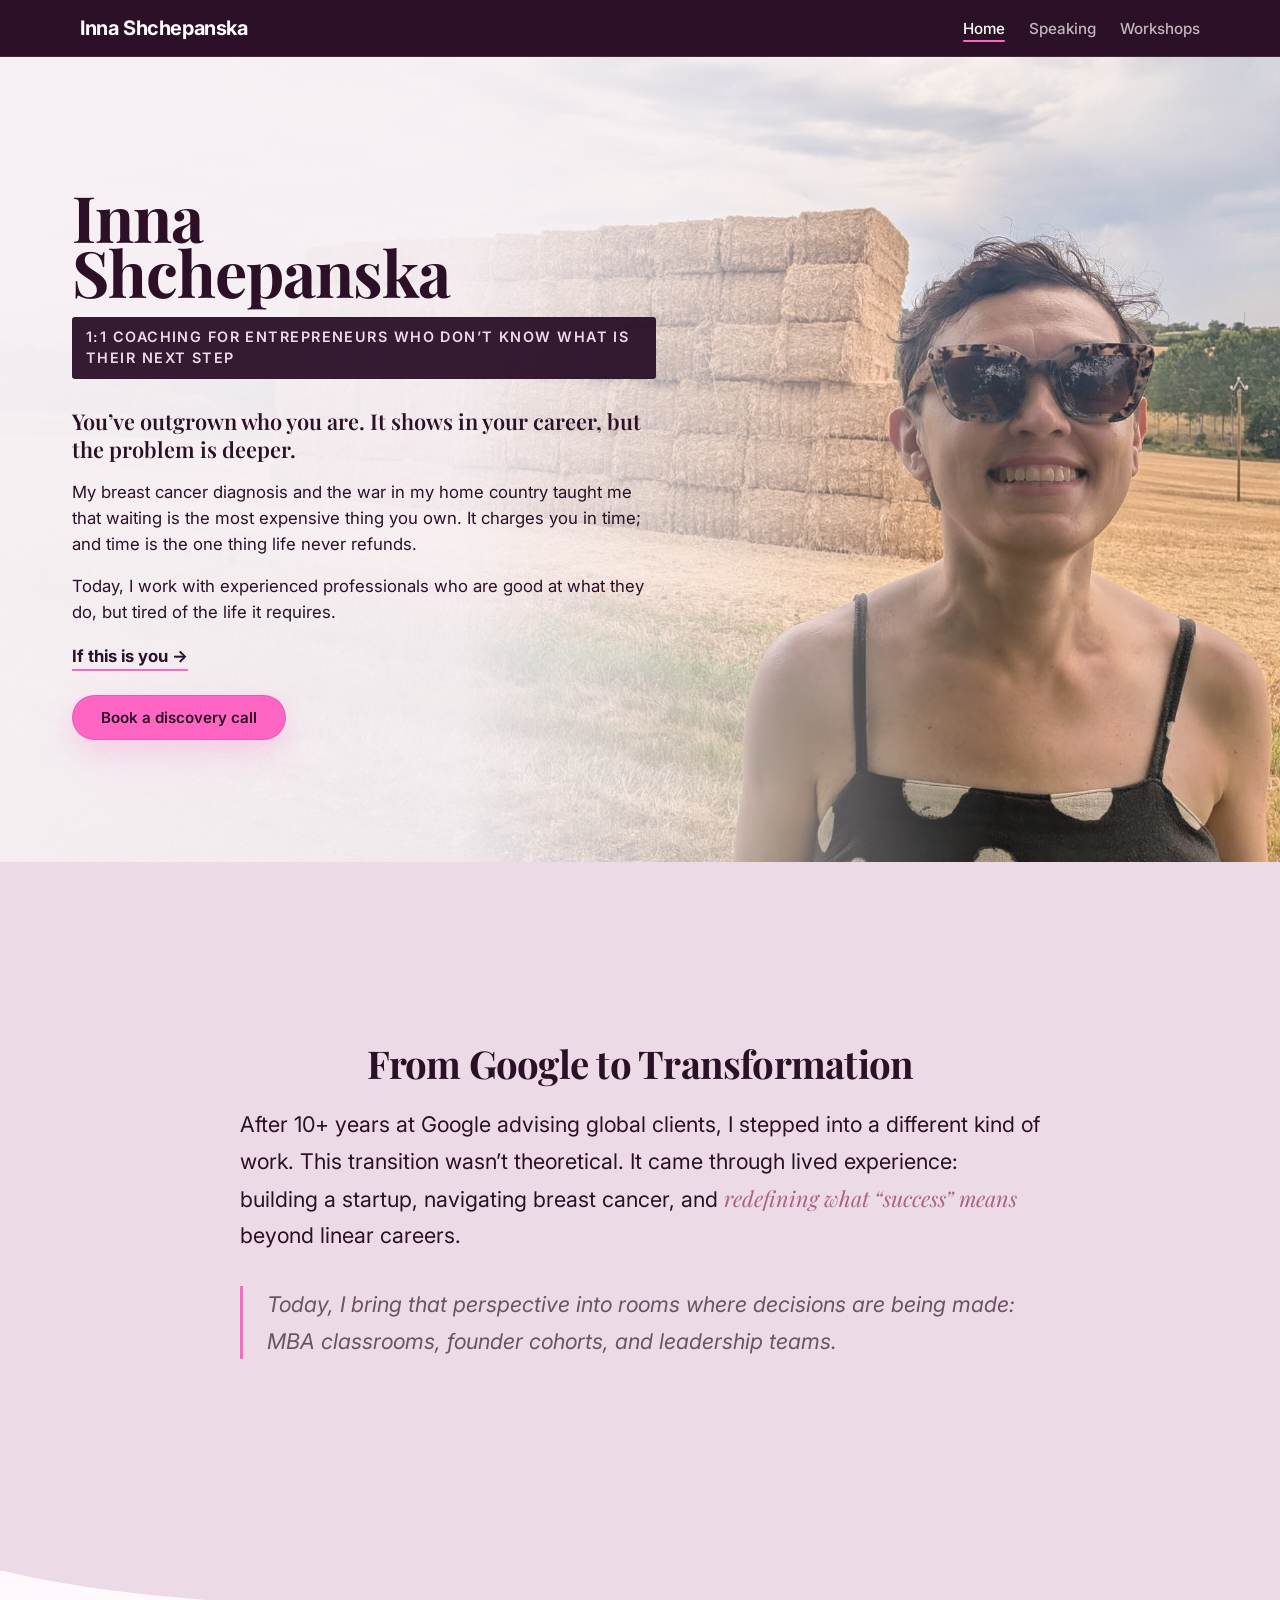
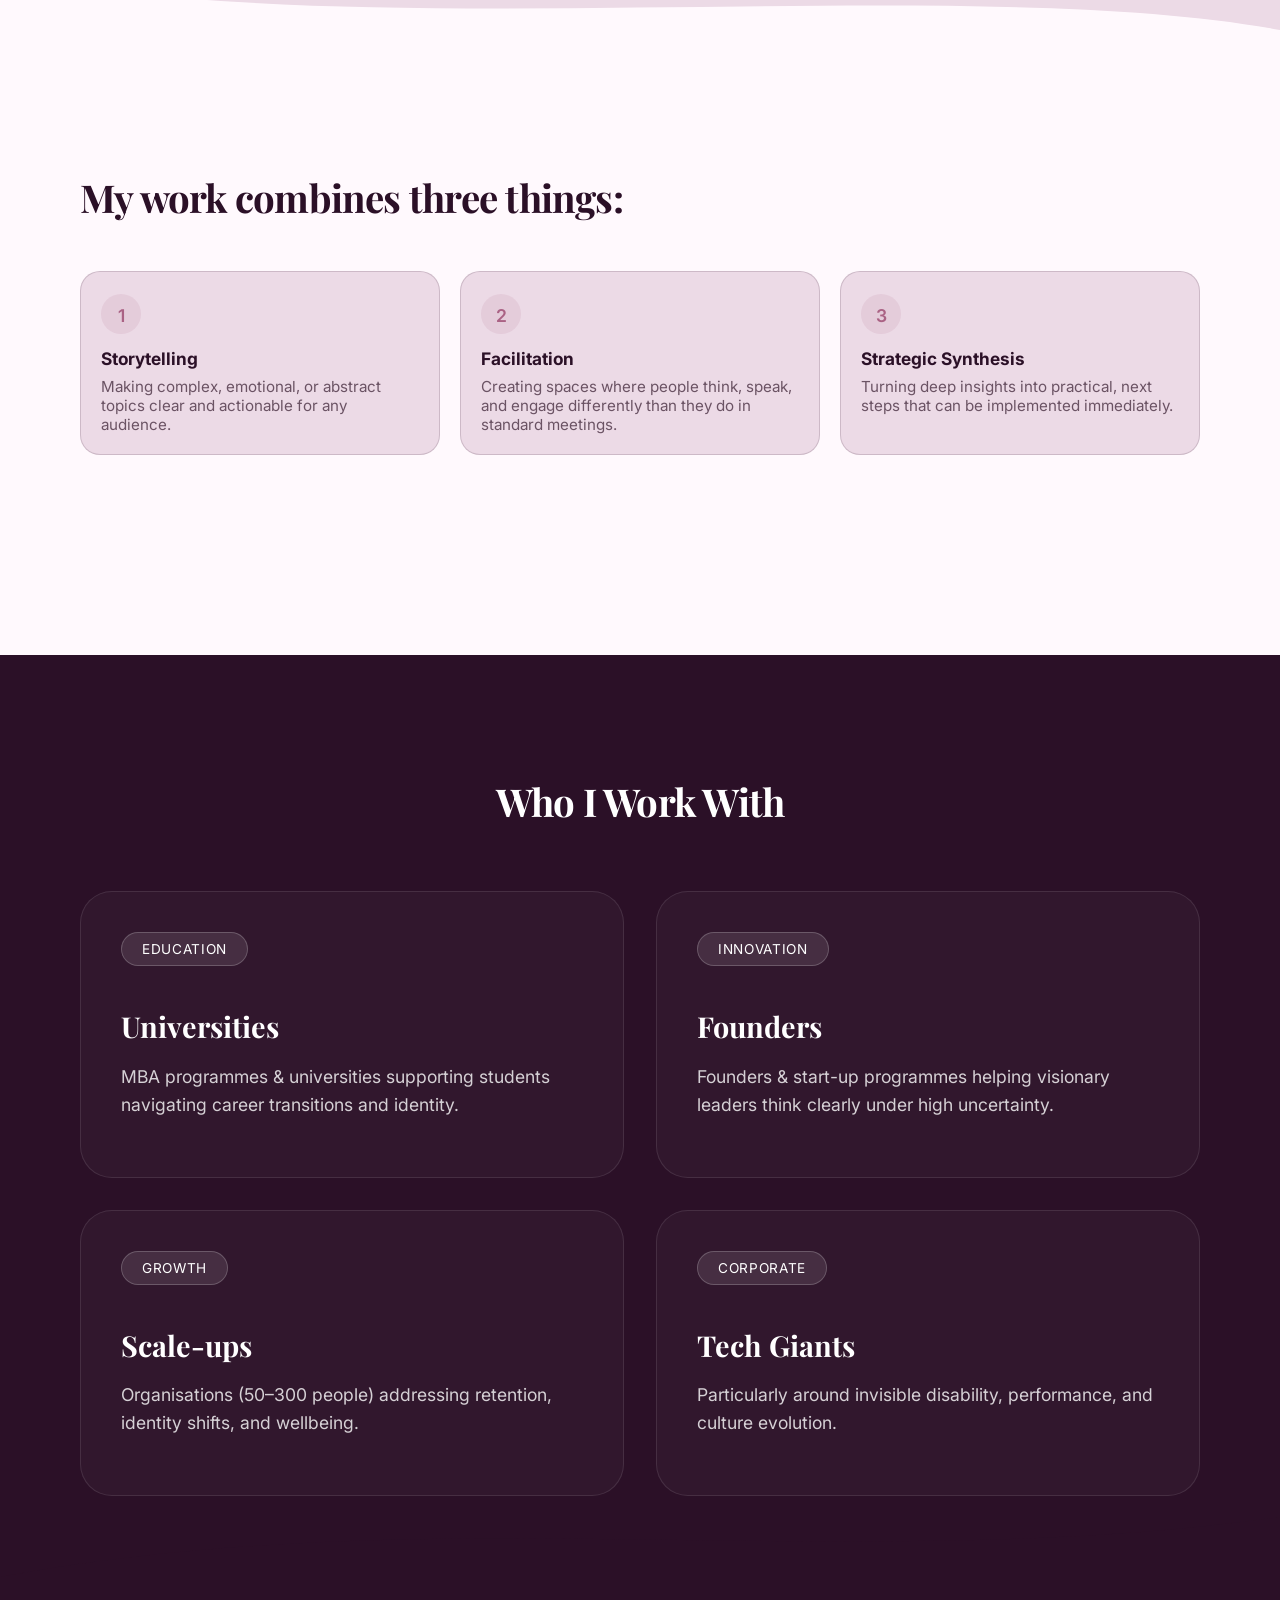
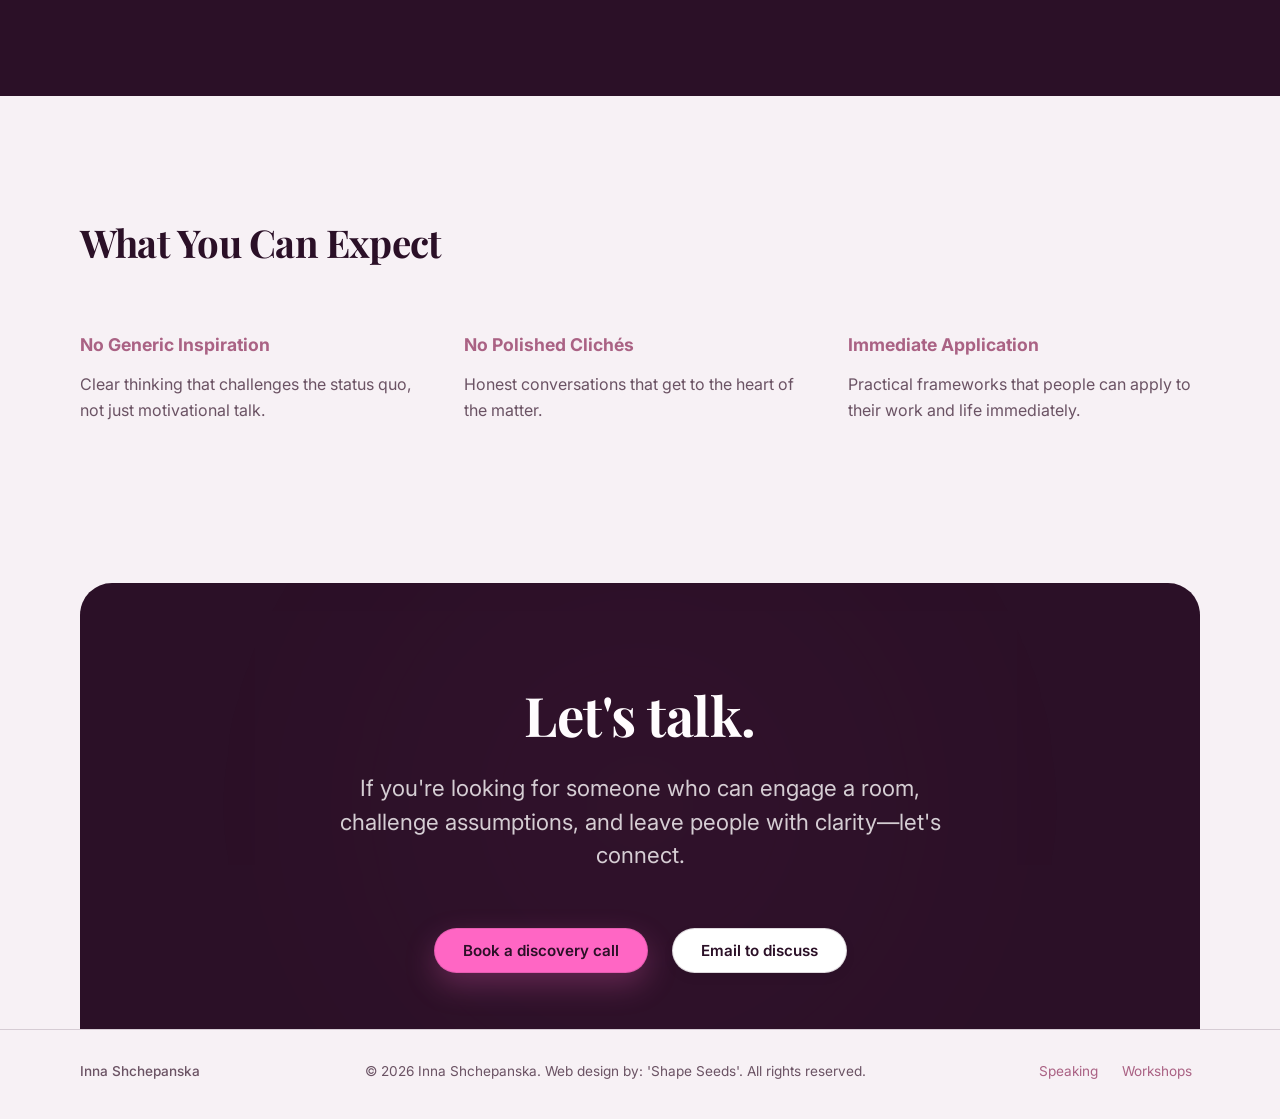
<file: index.html>
<!DOCTYPE html>
<html lang="en">
  <head>
    <meta charset="UTF-8" />
    <meta name="viewport" content="width=device-width, initial-scale=1" />
    <meta name="theme-color" content="#2B1027" />
    <title>1:1 Coaching for Entrepreneurs | Inna Shchepanska</title>
    <meta name="description" content="1:1 coaching for entrepreneurs who don’t know what is their next step. For experienced professionals who are good at what they do, but tired of the life it requires.">
    <link rel="canonical" href="https://innashchepanska.com/">

    <!-- Open Graph -->
    <meta property="og:title" content="1:1 Coaching for Entrepreneurs | Inna Shchepanska">
    <meta property="og:description" content="For experienced professionals who are good at what they do, but tired of the life it requires.">
    <meta property="og:image" content="https://innashchepanska.com/assets/photos/optimized/field-1800.jpg">
    <meta property="og:url" content="https://innashchepanska.com/">
    <meta property="og:type" content="website">

    <!-- Twitter Card -->
    <meta name="twitter:card" content="summary_large_image">
    <meta name="twitter:title" content="1:1 Coaching for Entrepreneurs | Inna Shchepanska">
    <meta name="twitter:description" content="For experienced professionals who are good at what they do, but tired of the life it requires.">
    <meta name="twitter:image" content="https://innashchepanska.com/assets/photos/optimized/field-1800.jpg">

    <!-- Favicon -->
    <link rel="icon" href="assets/favicon.svg" type="image/svg+xml">
    <link rel="apple-touch-icon" href="assets/photos/optimized/close-up-400.jpg">

    <!-- Structured Data -->
    <script type="application/ld+json">
    {
      "@context": "https://schema.org",
      "@type": "Person",
      "name": "Inna Shchepanska",
      "jobTitle": "1:1 Coach for Entrepreneurs",
      "description": "Works with experienced professionals and entrepreneurs who are good at what they do, but tired of the life it requires.",
      "url": "https://innashchepanska.com",
      "knowsAbout": ["entrepreneurship", "identity", "transformation", "coaching", "career transitions", "decision-making"]
    }
    </script>

    <link rel="preconnect" href="https://fonts.googleapis.com">
    <link rel="preconnect" href="https://fonts.gstatic.com" crossorigin>
    <link href="https://fonts.googleapis.com/css2?family=Inter:wght@400;500;600&family=Playfair+Display:ital,wght@0,400;0,600;0,700;1,400&display=swap" rel="stylesheet">
    <link rel="stylesheet" href="assets/styles.css" />
  </head>
  <body>
    <a href="#main-content" class="sh-skip-link">Skip to content</a>
    <header class="sh-header">
      <div class="sh-container sh-nav">
        <a href="index.html" class="sh-nav-logo">Inna Shchepanska</a>
        <button class="sh-nav-toggle" aria-label="Toggle menu" aria-expanded="false">
          <span></span>
          <span></span>
          <span></span>
        </button>
        <ul class="sh-nav-links" id="sh-nav-list">
          <li><a href="index.html" class="active">Home</a></li>
          <li><a href="speaking.html">Speaking</a></li>
          <li><a href="workshops.html">Workshops</a></li>
        </ul>
      </div>
    </header>

    <main id="main-content">
      <!-- Hero Section -->
      <section id="hero" class="sh-section sh-hero-new sh-reveal">
        <div class="sh-container sh-hero-new-grid">
          <div class="sh-hero-new-media">
            <img
              src="assets/photos/optimized/field-1200.jpg"
              srcset="assets/photos/optimized/field-800.jpg 800w, assets/photos/optimized/field-1200.jpg 1200w, assets/photos/optimized/field-1800.jpg 1800w"
              sizes="100vw"
              alt="Inna Shchepanska smiling in a field beside stacked hay bales"
              class="sh-hero-blend-img"
              loading="eager"
              fetchpriority="high"
              width="1800"
              height="1350"
            />
          </div>
          <div class="sh-hero-new-copy">
            <h1>Inna <br> Shchepanska</h1>
            <p class="sh-hero-tagline sh-reveal sh-delay-1">1:1 COACHING FOR ENTREPRENEURS WHO DON’T KNOW WHAT IS THEIR NEXT STEP</p>
            <div class="sh-hero-subtitle sh-hero-story">
              <p class="sh-hero-lead">You’ve outgrown who you are. It shows in your career, but the problem is deeper.</p>
              <p>My breast cancer diagnosis and the war in my home country taught me that waiting is the most expensive thing you own. It charges you in time; and time is the one thing life never refunds.</p>
              <p>Today, I work with experienced professionals who are good at what they do, but tired of the life it requires.</p>
              <a href="#the-shift" class="sh-hero-next">If this is you →</a>
            </div>
            <div class="sh-hero-ctas">
              <a href="https://calendar.app.google/Hk8XQGfrjYWCu3TEA" target="_blank" rel="noopener" class="sh-btn sh-btn-primary">Book a discovery call</a>
            </div>
          </div>
        </div>
        <div class="sh-hero-divider">
          <svg viewBox="0 0 1440 80" preserveAspectRatio="none" xmlns="http://www.w3.org/2000/svg">
            <path d="M0,0 C480,80 960,80 1440,0 L1440,80 L0,80 Z" fill="var(--sh-bg)"></path>
          </svg>
        </div>
      </section>

      <!-- The Shift Section -->
      <section id="the-shift" class="sh-section sh-section-soft sh-reveal">
        <div class="sh-container sh-impact-section">
          <div class="sh-section-header sh-text-center">
            <h2 class="sh-heading-lg">From Google to Transformation</h2>
          </div>
          <div class="sh-impact-content">
            <p>
              After 10+ years at Google advising global clients, I stepped into a different kind of work. This transition wasn’t theoretical. It came through lived experience: building a startup, navigating breast cancer, and <span class="sh-highlight">redefining what “success” means</span> beyond linear careers.
            </p>
            <p class="sh-impact-sub">
              Today, I bring that perspective into rooms where decisions are being made: MBA classrooms, founder cohorts, and leadership teams.
            </p>
          </div>
        </div>
      </section>

      <!-- The Approach Section -->
      <section id="approach" class="sh-section sh-section-light sh-reveal" style="position: relative;">
        <div class="sh-divider-wave">
          <svg viewBox="0 0 1440 80" preserveAspectRatio="none" xmlns="http://www.w3.org/2000/svg">
            <path d="M0,0 C360,80 1080,0 1440,60 L1440,0 L0,0 Z" fill="var(--sh-surface-soft)"/>
          </svg>
        </div>
        <div class="sh-container">
          <div class="sh-section-header">
            <h2>My work combines three things:</h2>
          </div>
          <div class="sh-columns-3">
            <article class="sh-card">
              <div class="sh-card-icon"><span>1</span></div>
              <h3>Storytelling</h3>
              <p>Making complex, emotional, or abstract topics clear and actionable for any audience.</p>
            </article>
            <article class="sh-card">
              <div class="sh-card-icon"><span>2</span></div>
              <h3>Facilitation</h3>
              <p>Creating spaces where people think, speak, and engage differently than they do in standard meetings.</p>
            </article>
            <article class="sh-card">
              <div class="sh-card-icon"><span>3</span></div>
              <h3>Strategic Synthesis</h3>
              <p>Turning deep insights into practical, next steps that can be implemented immediately.</p>
            </article>
          </div>
        </div>
      </section>

      <!-- Who I Work With Section -->
      <section id="clients" class="sh-section sh-section-dark sh-clip-diagonal sh-reveal">
        <div class="sh-bg-ambient">
          <div class="sh-bg-blob" style="top: -10%; left: -10%; opacity: 0.1;"></div>
        </div>
        <div class="sh-container">
          <div class="sh-section-header">
            <h2 class="sh-text-center">Who I Work With</h2>
          </div>

          <div class="sh-grid-2x2">
            <div class="sh-client-card">
              <span class="sh-client-tag">Education</span>
              <h3>Universities</h3>
              <p>MBA programmes & universities supporting students navigating career transitions and identity.</p>
            </div>

            <div class="sh-client-card">
              <span class="sh-client-tag">Innovation</span>
              <h3>Founders</h3>
              <p>Founders & start-up programmes helping visionary leaders think clearly under high uncertainty.</p>
            </div>

            <div class="sh-client-card">
              <span class="sh-client-tag">Growth</span>
              <h3>Scale-ups</h3>
              <p>Organisations (50–300 people) addressing retention, identity shifts, and wellbeing.</p>
            </div>

            <div class="sh-client-card">
              <span class="sh-client-tag">Corporate</span>
              <h3>Tech Giants</h3>
              <p>Particularly around invisible disability, performance, and culture evolution.</p>
            </div>
          </div>
        </div>
        <div class="sh-divider-wave-bottom">
          <svg viewBox="0 0 1440 80" preserveAspectRatio="none" xmlns="http://www.w3.org/2000/svg">
            <path d="M0,80 C480,0 960,80 1440,20 L1440,80 L0,80 Z" fill="var(--sh-evergreen)"/>
          </svg>
        </div>
      </section>

      <!-- Expectations Section -->
      <section id="expect" class="sh-section sh-section-gradient sh-reveal">
        <div class="sh-container sh-section-header">
          <h2>What You Can Expect</h2>
          <div class="sh-expect-grid">
            <div>
              <h3 class="sh-expect-heading">No Generic Inspiration</h3>
              <p>Clear thinking that challenges the status quo, not just motivational talk.</p>
            </div>
            <div>
              <h3 class="sh-expect-heading">No Polished Clichés</h3>
              <p>Honest conversations that get to the heart of the matter.</p>
            </div>
            <div>
              <h3 class="sh-expect-heading">Immediate Application</h3>
              <p>Practical frameworks that people can apply to their work and life immediately.</p>
            </div>
          </div>
        </div>
      </section>

      <!-- Impact CTA Section -->
      <section id="contact" class="sh-section-cta sh-cta-float sh-reveal">
        <div class="sh-container sh-cta-inner">
          <div class="sh-cta-glow"></div>
          <h2 class="sh-cta-title">Let's talk.</h2>
          <p class="sh-cta-subtitle">If you're looking for someone who can engage a room, challenge assumptions, and leave people with clarity—let's connect.</p>
          <div class="sh-cta-btns">
            <a href="https://calendar.app.google/Hk8XQGfrjYWCu3TEA" target="_blank" rel="noopener" class="sh-btn sh-btn-primary">Book a discovery call</a>
            <a href="mailto:thewallinna@gmail.com" class="sh-btn sh-btn-secondary">Email to discuss</a>
          </div>
        </div>
      </section>
    </main>

    <footer class="sh-footer">
      <div class="sh-container sh-footer-inner">
        <p class="sh-footer-brand">Inna Shchepanska</p>
        <p class="sh-footer-meta">&copy; <span id="sh-year">2026</span> Inna Shchepanska. Web design by: 'Shape Seeds'. All rights reserved.</p>
        <nav aria-label="Footer navigation">
          <ul class="sh-footer-links">
            <li><a href="speaking.html">Speaking</a></li>
            <li><a href="workshops.html">Workshops</a></li>
          </ul>
        </nav>
      </div>
    </footer>

    <script src="assets/main.js"></script>
  </body>
</html>
</file>
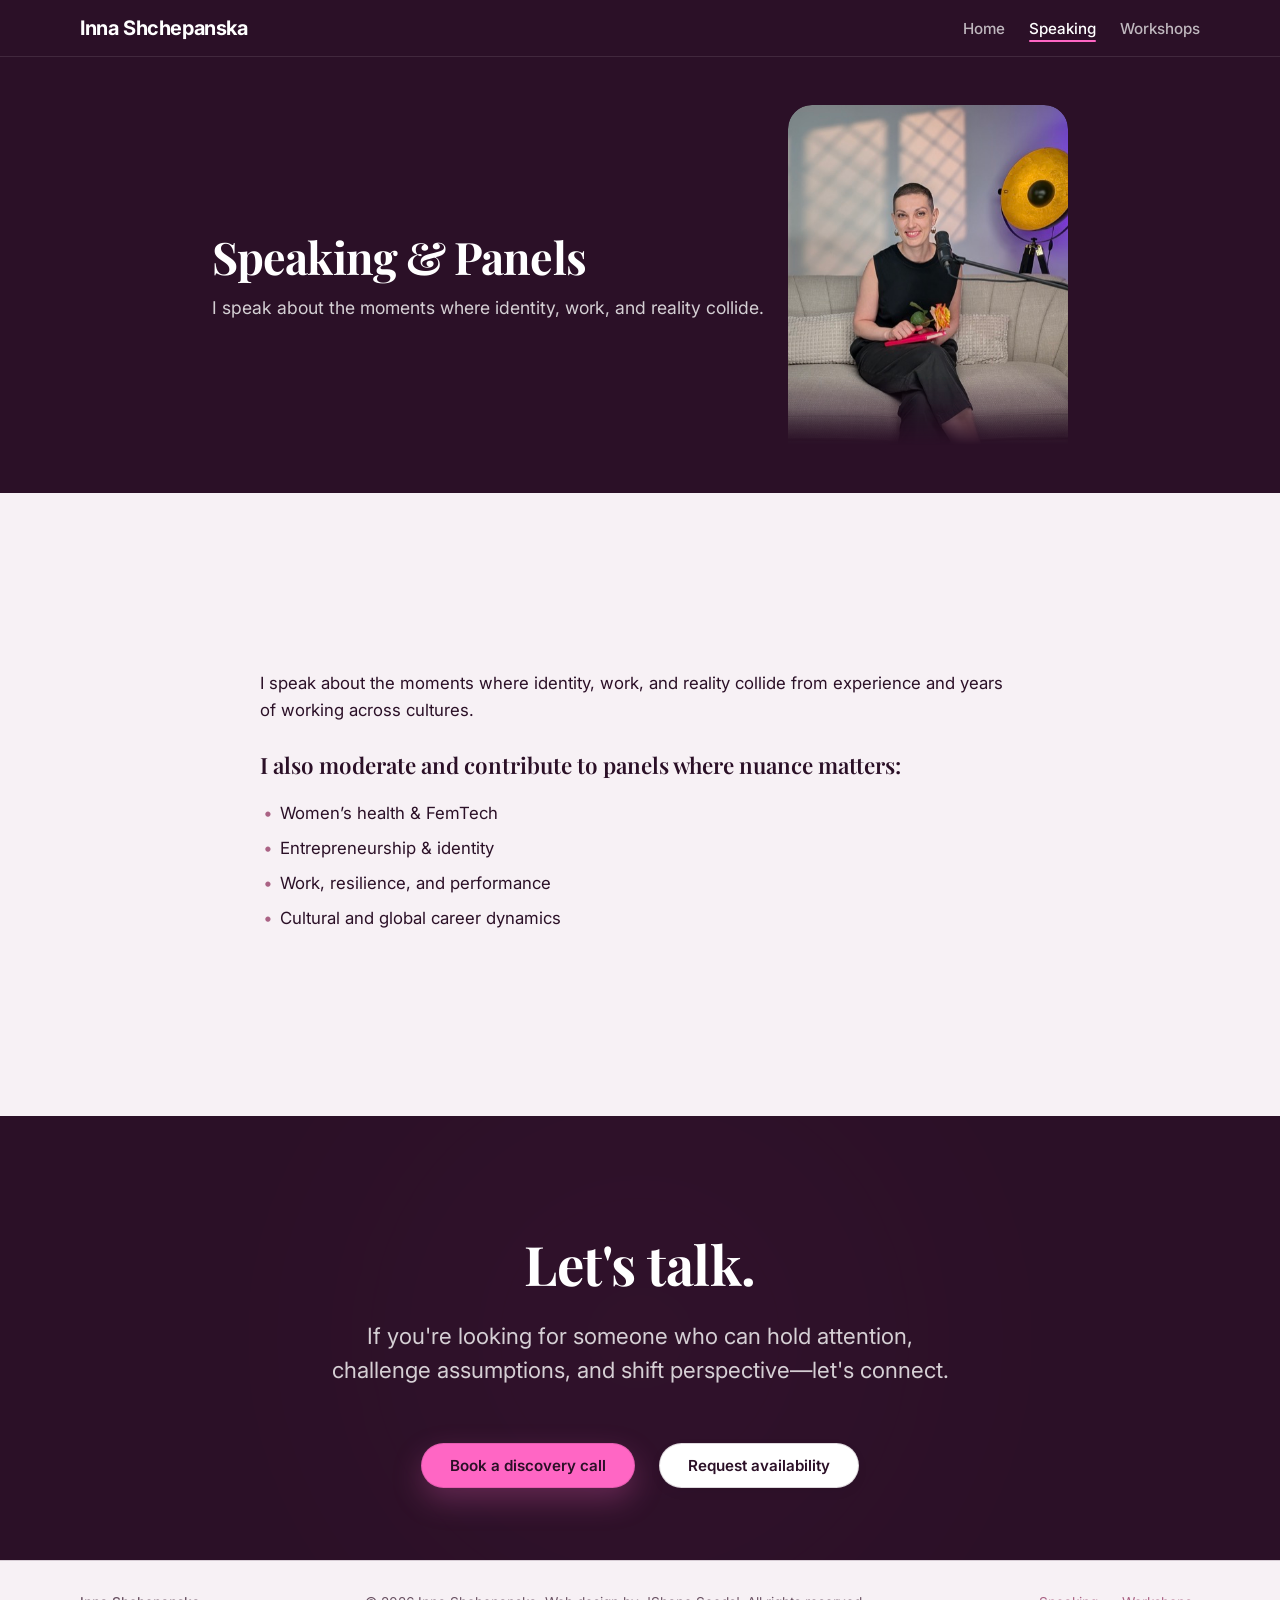
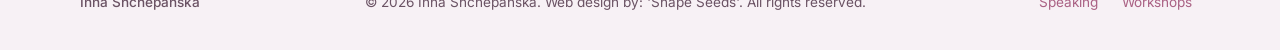
<file: speaking.html>
<!DOCTYPE html>
<html lang="en">
  <head>
    <meta charset="UTF-8" />
    <meta name="viewport" content="width=device-width, initial-scale=1" />
    <meta name="theme-color" content="#2B1027" />
    <title>Speaking & Panels - Inna Shchepanska</title>
    <meta name="description" content="Inna Shchepanska speaks about the moments where identity, work, and reality collide — from experience and years of working across cultures.">
    <link rel="canonical" href="https://innashchepanska.com/speaking.html">

    <!-- Open Graph -->
    <meta property="og:title" content="Speaking & Panels — Inna Shchepanska">
    <meta property="og:description" content="Speaking about identity, work, and reality — from experience and years of working across cultures.">
    <meta property="og:image" content="https://innashchepanska.com/assets/photos/optimized/chair-1200.jpg">
    <meta property="og:url" content="https://innashchepanska.com/speaking.html">
    <meta property="og:type" content="website">

    <!-- Twitter Card -->
    <meta name="twitter:card" content="summary_large_image">
    <meta name="twitter:title" content="Speaking & Panels — Inna Shchepanska">
    <meta name="twitter:description" content="Speaking about identity, work, and reality — from experience and years of working across cultures.">
    <meta name="twitter:image" content="https://innashchepanska.com/assets/photos/optimized/chair-1200.jpg">

    <!-- Favicon -->
    <link rel="icon" href="assets/favicon.svg" type="image/svg+xml">
    <link rel="apple-touch-icon" href="assets/photos/optimized/close-up-400.jpg">

    <link rel="preconnect" href="https://fonts.googleapis.com">
    <link rel="preconnect" href="https://fonts.gstatic.com" crossorigin>
    <link href="https://fonts.googleapis.com/css2?family=Inter:wght@400;500;600&family=Playfair+Display:ital,wght@0,400;0,600;0,700;1,400&display=swap" rel="stylesheet">
    <link rel="stylesheet" href="assets/styles.css" />
  </head>
  <body>
    <a href="#main-content" class="sh-skip-link">Skip to content</a>
    <header class="sh-header">
      <div class="sh-container sh-nav">
        <a href="index.html" class="sh-nav-logo">Inna Shchepanska</a>
        <button class="sh-nav-toggle" aria-label="Toggle menu" aria-expanded="false">
          <span></span>
          <span></span>
          <span></span>
        </button>
        <ul class="sh-nav-links" id="sh-nav-list">
          <li><a href="index.html">Home</a></li>
          <li><a href="speaking.html" class="active">Speaking</a></li>
          <li><a href="workshops.html">Workshops</a></li>
        </ul>
      </div>
    </header>

    <main id="main-content">
      <section class="sh-page-header sh-page-header--with-image">
        <div class="sh-container sh-page-header-grid">
          <div>
            <h1>Speaking & Panels</h1>
            <p>I speak about the moments where identity, work, and reality collide.</p>
          </div>
          <div class="sh-page-header-image">
            <img
              src="assets/photos/optimized/portrait-sofa-800.jpg"
              srcset="assets/photos/optimized/portrait-sofa-800.jpg 800w, assets/photos/optimized/portrait-sofa-1200.jpg 1200w"
              sizes="(max-width: 720px) 100vw, 320px"
              alt="Inna Shchepanska portrait"
              loading="eager"
              width="800"
              height="1067"
            />
          </div>
        </div>
      </section>

      <section class="sh-content">
        <p>
          I speak about the moments where identity, work, and reality collide from experience and years of
          working across cultures.
        </p>

        <h3>I also moderate and contribute to panels where nuance matters:</h3>
        <ul>
          <li>Women’s health & FemTech</li>
          <li>Entrepreneurship & identity</li>
          <li>Work, resilience, and performance</li>
          <li>Cultural and global career dynamics</li>
        </ul>
      </section>

      <!-- Impact CTA Section -->
      <section class="sh-section-cta sh-reveal">
        <div class="sh-cta-glow"></div>
        <div class="sh-container sh-cta-inner">
          <h2 class="sh-cta-title">Let's talk.</h2>
          <p class="sh-cta-subtitle">If you're looking for someone who can hold attention, challenge assumptions, and shift perspective—let's connect.</p>
          <div class="sh-cta-btns">
            <a href="https://calendar.app.google/Hk8XQGfrjYWCu3TEA" target="_blank" rel="noopener" class="sh-btn sh-btn-primary">Book a discovery call</a>
            <a href="mailto:thewallinna@gmail.com" class="sh-btn sh-btn-secondary">Request availability</a>
          </div>
        </div>
      </section>
    </main>

    <footer class="sh-footer">
      <div class="sh-container sh-footer-inner">
        <p class="sh-footer-brand">Inna Shchepanska</p>
        <p class="sh-footer-meta">&copy; <span id="sh-year">2026</span> Inna Shchepanska. Web design by: 'Shape Seeds'. All rights reserved.</p>
        <nav aria-label="Footer navigation">
          <ul class="sh-footer-links">
            <li><a href="speaking.html">Speaking</a></li>
            <li><a href="workshops.html">Workshops</a></li>
          </ul>
        </nav>
      </div>
    </footer>

    <script src="assets/main.js"></script>
  </body>
</html>
</file>
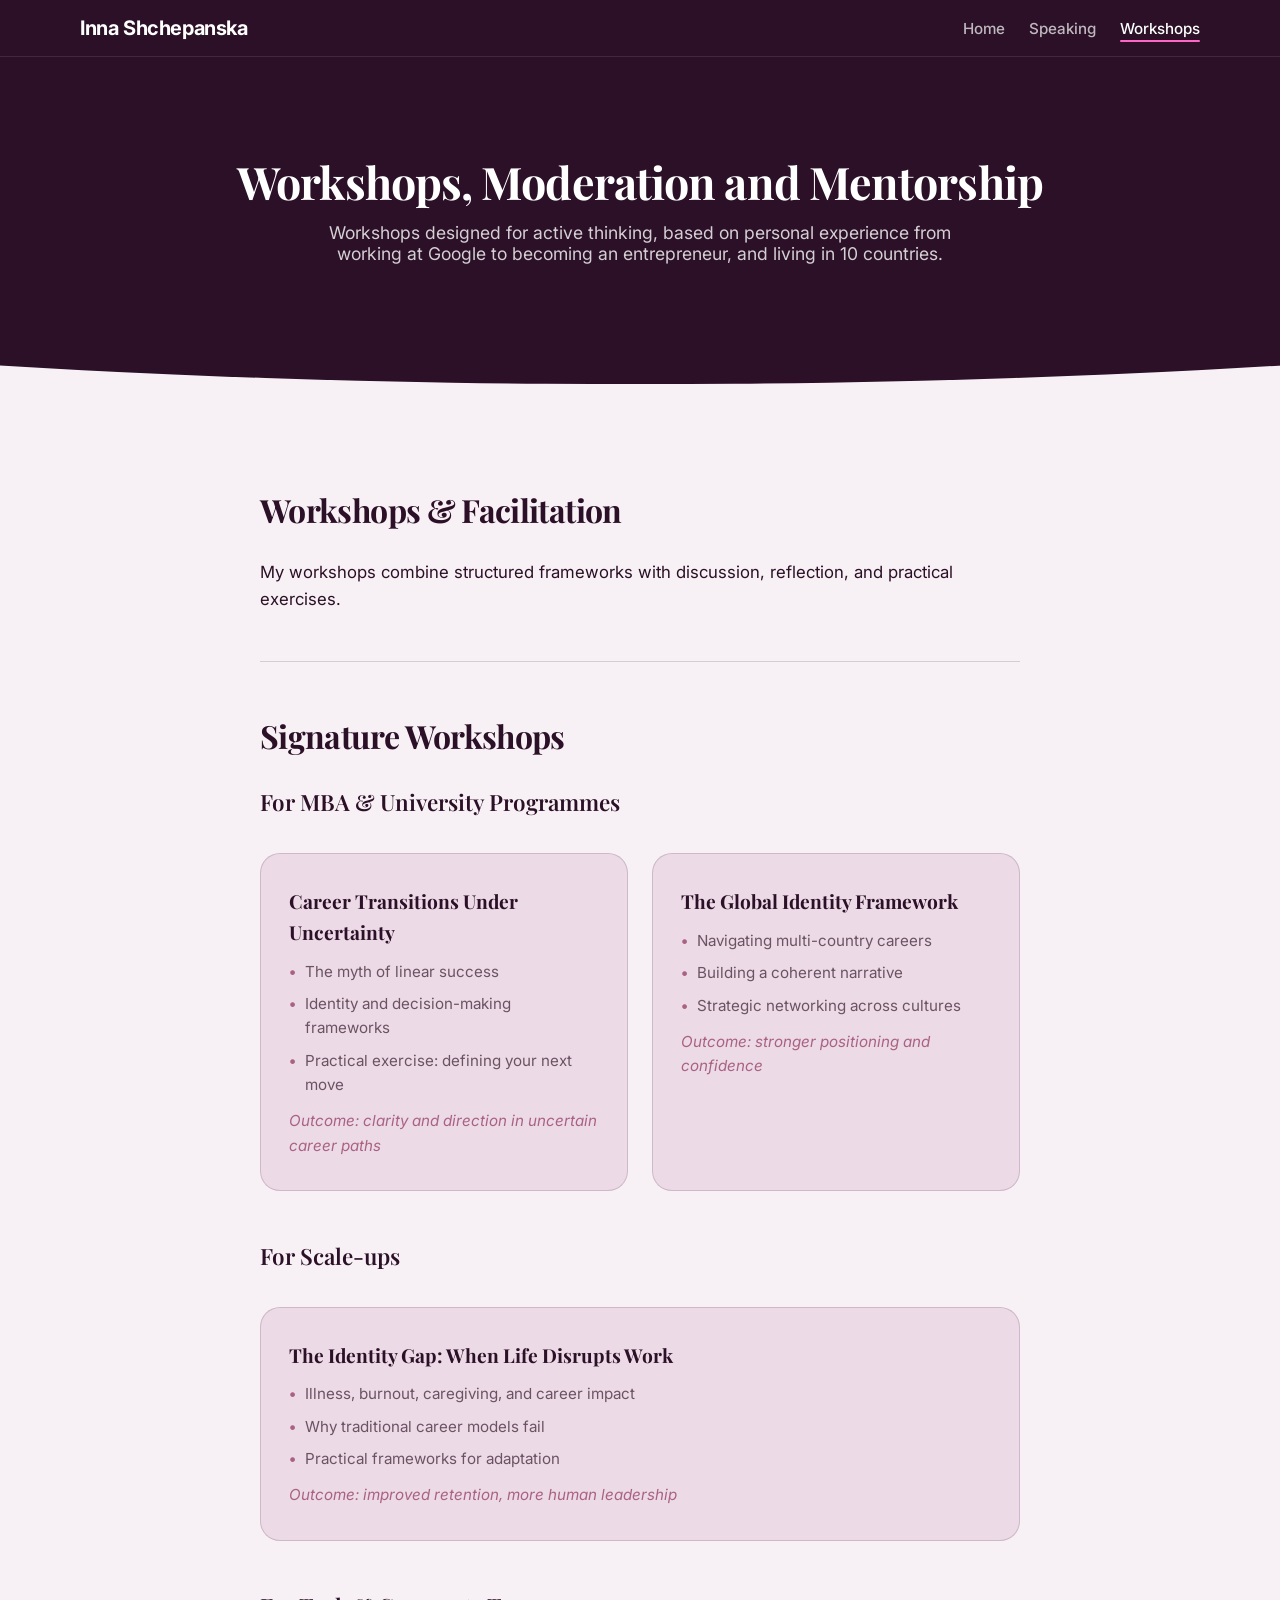
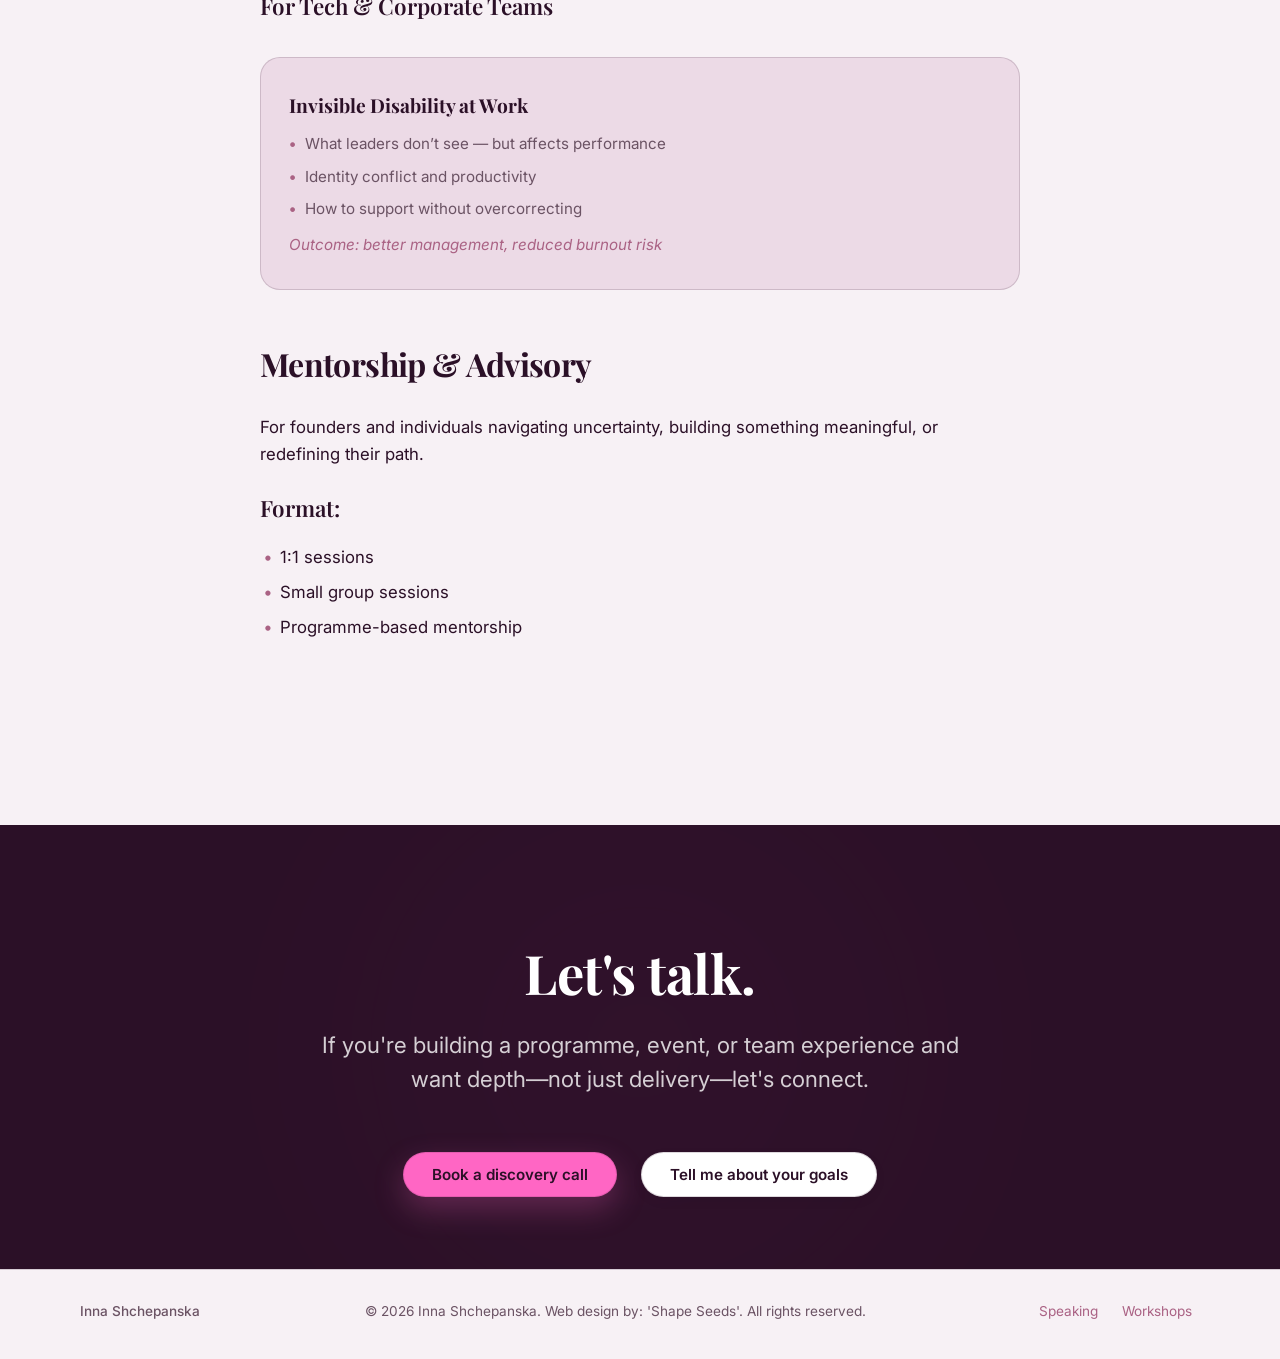
<file: workshops.html>
<!DOCTYPE html>
<html lang="en">
  <head>
    <meta charset="UTF-8" />
    <meta name="viewport" content="width=device-width, initial-scale=1" />
    <meta name="theme-color" content="#2B1027" />
    <title>Workshops & Mentorship - Inna Shchepanska</title>
    <meta name="description" content="Workshops designed for active thinking — from career transitions and identity to invisible disability at work. Based on experience from Google to entrepreneurship across 10 countries.">
    <link rel="canonical" href="https://innashchepanska.com/workshops.html">

    <!-- Open Graph -->
    <meta property="og:title" content="Workshops & Mentorship — Inna Shchepanska">
    <meta property="og:description" content="Workshops designed for active thinking — from career transitions and identity to invisible disability at work.">
    <meta property="og:image" content="https://innashchepanska.com/assets/photos/optimized/chair-1200.jpg">
    <meta property="og:url" content="https://innashchepanska.com/workshops.html">
    <meta property="og:type" content="website">

    <!-- Twitter Card -->
    <meta name="twitter:card" content="summary_large_image">
    <meta name="twitter:title" content="Workshops & Mentorship — Inna Shchepanska">
    <meta name="twitter:description" content="Workshops designed for active thinking — from career transitions and identity to invisible disability at work.">
    <meta name="twitter:image" content="https://innashchepanska.com/assets/photos/optimized/chair-1200.jpg">

    <!-- Favicon -->
    <link rel="icon" href="assets/favicon.svg" type="image/svg+xml">
    <link rel="apple-touch-icon" href="assets/photos/optimized/close-up-400.jpg">

    <link rel="preconnect" href="https://fonts.googleapis.com">
    <link rel="preconnect" href="https://fonts.gstatic.com" crossorigin>
    <link href="https://fonts.googleapis.com/css2?family=Inter:wght@400;500;600&family=Playfair+Display:ital,wght@0,400;0,600;0,700;1,400&display=swap" rel="stylesheet">
    <link rel="stylesheet" href="assets/styles.css" />
  </head>
  <body>
    <a href="#main-content" class="sh-skip-link">Skip to content</a>
    <header class="sh-header">
      <div class="sh-container sh-nav">
        <a href="index.html" class="sh-nav-logo">Inna Shchepanska</a>
        <button class="sh-nav-toggle" aria-label="Toggle menu" aria-expanded="false">
          <span></span>
          <span></span>
          <span></span>
        </button>
        <ul class="sh-nav-links" id="sh-nav-list">
          <li><a href="index.html">Home</a></li>
          <li><a href="speaking.html">Speaking</a></li>
          <li><a href="workshops.html" class="active">Workshops</a></li>
        </ul>
      </div>
    </header>

    <main id="main-content">
      <section class="sh-page-header sh-page-header--reverse-curve">
        <div class="sh-container">
          <h1>Workshops, Moderation and Mentorship</h1>
          <p>Workshops designed for active thinking, based on personal experience from working at Google to becoming an entrepreneur, and living in 10 countries.</p>
        </div>
      </section>

      <section class="sh-content">
        <h2>Workshops & Facilitation</h2>
        <p>
          My workshops combine structured frameworks with discussion, reflection, and practical exercises.
        </p>

        <hr class="sh-divider">

        <h2>Signature Workshops</h2>

        <h3>For MBA & University Programmes</h3>
        <div class="sh-workshop-cards">
          <div class="sh-workshop-card">
            <h4>Career Transitions Under Uncertainty</h4>
            <ul>
              <li>The myth of linear success</li>
              <li>Identity and decision-making frameworks</li>
              <li>Practical exercise: defining your next move</li>
            </ul>
            <p class="sh-workshop-outcome">Outcome: clarity and direction in uncertain career paths</p>
          </div>
          <div class="sh-workshop-card">
            <h4>The Global Identity Framework</h4>
            <ul>
              <li>Navigating multi-country careers</li>
              <li>Building a coherent narrative</li>
              <li>Strategic networking across cultures</li>
            </ul>
            <p class="sh-workshop-outcome">Outcome: stronger positioning and confidence</p>
          </div>
        </div>

        <h3>For Scale-ups</h3>
        <div class="sh-workshop-cards">
          <div class="sh-workshop-card">
            <h4>The Identity Gap: When Life Disrupts Work</h4>
            <ul>
              <li>Illness, burnout, caregiving, and career impact</li>
              <li>Why traditional career models fail</li>
              <li>Practical frameworks for adaptation</li>
            </ul>
            <p class="sh-workshop-outcome">Outcome: improved retention, more human leadership</p>
          </div>
        </div>

        <h3>For Tech & Corporate Teams</h3>
        <div class="sh-workshop-cards">
          <div class="sh-workshop-card">
            <h4>Invisible Disability at Work</h4>
            <ul>
              <li>What leaders don’t see — but affects performance</li>
              <li>Identity conflict and productivity</li>
              <li>How to support without overcorrecting</li>
            </ul>
            <p class="sh-workshop-outcome">Outcome: better management, reduced burnout risk</p>
          </div>
        </div>

        <h2>Mentorship & Advisory</h2>
        <p>For founders and individuals navigating uncertainty, building something meaningful, or redefining their path.</p>

        <h3>Format:</h3>
        <ul>
          <li>1:1 sessions</li>
          <li>Small group sessions</li>
          <li>Programme-based mentorship</li>
        </ul>

      </section>

      <!-- Impact CTA Section -->
      <section class="sh-section-cta sh-reveal">
        <div class="sh-cta-glow"></div>
        <div class="sh-container sh-cta-inner">
          <h2 class="sh-cta-title">Let's talk.</h2>
          <p class="sh-cta-subtitle">If you're building a programme, event, or team experience and want depth—not just delivery—let's connect.</p>
          <div class="sh-cta-btns">
            <a href="https://calendar.app.google/Hk8XQGfrjYWCu3TEA" target="_blank" rel="noopener" class="sh-btn sh-btn-primary">Book a discovery call</a>
            <a href="mailto:thewallinna@gmail.com" class="sh-btn sh-btn-secondary">Tell me about your goals</a>
          </div>
        </div>
      </section>
    </main>

    <footer class="sh-footer">
      <div class="sh-container sh-footer-inner">
        <p class="sh-footer-brand">Inna Shchepanska</p>
        <p class="sh-footer-meta">&copy; <span id="sh-year">2026</span> Inna Shchepanska. Web design by: 'Shape Seeds'. All rights reserved.</p>
        <nav aria-label="Footer navigation">
          <ul class="sh-footer-links">
            <li><a href="speaking.html">Speaking</a></li>
            <li><a href="workshops.html">Workshops</a></li>
          </ul>
        </nav>
      </div>
    </footer>

    <script src="assets/main.js"></script>
  </body>
</html>
</file>
<file: assets/styles.css>
:root {
  --sh-bg: #F7F1F5; /* Light tint of the banner's blush */
  --sh-surface: #FFF9FD;
  --sh-surface-soft: #ECDAE6;
  --sh-evergreen: #2B1027; /* Banner aubergine */
  --sh-lemon: #FF66C4; /* Banner pink */
  --sh-yellow-green: #E956B1;
  --sh-medium-jungle: #AA6284;
  --sh-sea-green: #4B3141;

  /* Mapping to Functional Variables */
  --sh-blue: var(--sh-medium-jungle);
  --sh-blue-dark: var(--sh-evergreen);
  --sh-accent: var(--sh-lemon);
  --sh-text: #2B1027;
  --sh-text-soft: #6B5364;
  --sh-border-subtle: rgba(43, 16, 39, 0.16);

  --sh-glow-color: rgba(255, 102, 196, 0.28);

  --sh-radius-lg: 32px;
  --sh-radius-pill: 999px;
  --sh-shadow-soft: 0 10px 30px -10px rgba(43, 16, 39, 0.1);
  --sh-shadow-premium: 0 30px 60px -12px rgba(43, 16, 39, 0.16);
  --sh-font-sans: "Inter", system-ui, -apple-system, sans-serif;
  --sh-font-serif: "Playfair Display", serif;

  /* Spacing Tokens */
  --sh-space-xs: 8px;
  --sh-space-sm: 16px;
  --sh-space-md: 32px;
  --sh-space-lg: 64px;
  --sh-space-xl: 120px;
  --sh-space-2xl: 160px;
}

/* --- SKIP LINK --- */
.sh-skip-link {
  position: absolute;
  top: -100%;
  left: 16px;
  z-index: 200;
  padding: 12px 24px;
  background: var(--sh-evergreen);
  color: #ffffff;
  border-radius: var(--sh-radius-pill);
  font-size: 0.9rem;
  font-weight: 600;
  text-decoration: none;
  transition: top 200ms ease;
}

.sh-skip-link:focus {
  top: 12px;
}

*,
*::before,
*::after {
  box-sizing: border-box;
}

html,
body {
  margin: 0;
  padding: 0;
}

body {
  min-height: 100vh;
  background: var(--sh-bg);
  color: var(--sh-text);
  font-family: var(--sh-font-sans);
  font-feature-settings: "kern" 1, "liga" 1;
  -webkit-font-smoothing: antialiased;
}


img {
  max-width: 100%;
  display: block;
}

a {
  color: var(--sh-blue);
  text-decoration: none;
}

main {
  padding-top: 0;
}

.sh-container {
  width: min(1120px, 100% - 2.5rem);
  margin-inline: auto;
}

.sh-section {
  padding-block: 120px;
}

#the-shift {
  padding-block: 40px !important; /* Minimized vertical space */
}

#approach {
  padding-block: 200px !important; /* Maximum breathing room */
}

@media (max-width: 720px) {
  .sh-section {
    padding-block: 64px;
  }
}

.sh-btn {
  display: inline-flex;
  align-items: center;
  justify-content: center;
  gap: 10px;
  border-radius: var(--sh-radius-pill);
  border: 1px solid transparent;
  padding: 12px 28px;
  font-size: 0.95rem;
  font-weight: 600;
  cursor: pointer;
  white-space: nowrap;
  transition: all 300ms cubic-bezier(0.16, 1, 0.3, 1);
}

.sh-btn-primary {
  background: var(--sh-lemon);
  color: var(--sh-evergreen);
  box-shadow: 0 12px 30px rgba(255, 102, 196, 0.25);
  transition: transform 200ms ease, box-shadow 200ms ease, background 200ms ease;
  border: 1px solid rgba(43, 16, 39, 0.12);
}

.sh-btn-primary:hover {
  transform: translateY(-1px) scale(1.02);
  box-shadow: 0 18px 40px rgba(255, 102, 196, 0.38);
  background: var(--sh-yellow-green);
}

.sh-btn-primary:focus-visible {
  outline: 0;
  box-shadow: 0 0 0 2px #ffffff, 0 0 0 5px rgba(170, 98, 132, 0.7);
}

.sh-btn-secondary {
  background: #ffffff;
  color: var(--sh-evergreen);
  border: 1px solid var(--sh-border-subtle);
  box-shadow: 0 4px 12px rgba(0, 0, 0, 0.05);
}

.sh-btn-secondary:hover {
  transform: translateY(-1px);
  box-shadow: 0 8px 20px rgba(0, 0, 0, 0.08);
  border-color: var(--sh-accent);
}

.sh-btn-block {
  width: 100%;
  justify-content: center;
}

.sh-hero {
  padding-top: 80px;
}

.sh-hero-grid {
  display: grid;
  grid-template-columns: minmax(0, 1.1fr) minmax(0, 1.3fr);
  gap: 56px;
  align-items: center;
}

@media (max-width: 900px) {
  .sh-hero-grid {
    grid-template-columns: minmax(0, 1fr);
  }
}

.sh-eyebrow {
  font-size: 0.85rem;
  letter-spacing: 0.16em;
  text-transform: uppercase;
  color: var(--sh-text-soft);
  margin-bottom: 10px;
}

.sh-hero-copy h1 {
  font-size: clamp(2.2rem, 3vw, 2.6rem);
  line-height: 1.12;
  margin: 0 0 16px;
}

.sh-hero-subtitle {
  margin: 0 0 24px;
  color: var(--sh-text-soft);
  max-width: 34rem;
}

.sh-hero-ctas {
  display: flex;
  flex-wrap: wrap;
  gap: 12px;
  margin-bottom: 10px;
}

.sh-hero-meta {
  font-size: 0.85rem;
  color: var(--sh-text-soft);
}

.sh-hero-media {
  display: flex;
  justify-content: flex-end;
  position: relative;
}

.sh-hero-card {
  width: 100%;
  max-width: 530px;
  border-radius: 28px;
  background: linear-gradient(135deg, var(--sh-surface-soft), var(--sh-surface));
  padding: 14px;
  box-shadow: var(--sh-shadow-soft);
  border: 1px solid rgba(170, 98, 132, 0.35);
  transform: rotate(-2deg);
  transform-origin: center;
  transition: transform 260ms cubic-bezier(0.16, 1, 0.3, 1), box-shadow 260ms ease;
}

.sh-hero-card img {
  border-radius: 20px;
  object-fit: cover;
  aspect-ratio: 16 / 11;
}

.sh-hero-card:hover {
  transform: rotate(-1deg) translateY(-4px) scale(1.03);
  box-shadow: 0 26px 60px rgba(43, 16, 39, 0.28);
}

/* --- NEW HERO LAYOUT --- */
.sh-hero-new {
  background-color: var(--sh-bg);
  padding-block: 0;
  position: relative;
  overflow: hidden;
  z-index: 10;
}

.sh-hero-divider {
  position: absolute;
  bottom: -1px; /* Overlap by 1px to ensure no gap */
  left: 0;
  width: 100%;
  line-height: 0;
  pointer-events: none;
  transform: translateY(100%);
  z-index: 20;
}

.sh-hero-divider svg {
  display: block;
  width: 100%;
  height: 80px;
}

.sh-hero-new-grid {
  display: grid;
  grid-template-columns: 1fr;
  align-items: center;
  min-height: 760px;
  position: relative;
  max-width: none !important;
  width: 100% !important;
  margin: 0 auto;
}

.sh-hero-new-media {
  position: absolute;
  inset: 0;
  line-height: 0;
  padding-left: 0;
  overflow: hidden;
  mask-image: none;
  -webkit-mask-image: none;
}

.sh-hero-new-media::after {
  content: "";
  position: absolute;
  inset: 0;
  background: linear-gradient(
    90deg,
    rgba(247, 241, 245, 0.98) 0%,
    rgba(247, 241, 245, 0.94) 36%,
    rgba(247, 241, 245, 0.55) 58%,
    rgba(247, 241, 245, 0.08) 78%
  );
  pointer-events: none;
}

.sh-hero-blend-img {
  width: 100%;
  height: 100%;
  max-height: none;
  object-fit: cover;
  object-position: center 48%;
  display: block;
  animation: ken-burns 20s ease-in-out infinite alternate;
  transform-origin: bottom center;
}

.sh-hero-new-copy {
  grid-area: 1 / 1;
  width: min(680px, calc(100% - 48px));
  margin-left: max(24px, calc((100vw - 1400px) / 2 + 56px));
  padding: 80px 48px 112px;
  display: flex;
  flex-direction: column;
  justify-content: center;
  z-index: 2;
  position: relative;
}

.sh-hero-new-copy h1 {
  font-size: clamp(3rem, 5vw, 4.5rem);
  font-family: var(--sh-font-serif);
  margin-bottom: 12px;
  line-height: 0.85;
  letter-spacing: -0.015em;
}

.sh-hero-tagline {
  font-family: var(--sh-font-sans);
  font-weight: 600;
  font-size: 0.9rem;
  text-transform: uppercase;
  letter-spacing: 0.1em;
  color: #ECDAE6;
  background: rgba(43, 16, 39, 0.95);
  border-radius: 3px;
  padding: 10px 14px;
  align-self: flex-start;
  line-height: 1.45;
  margin: 6px 0 28px;
}

.sh-hero-new-copy .sh-hero-subtitle {
  font-size: 1.05rem;
  max-width: 100%;
  line-height: 1.55;
  color: var(--sh-text);
}

.sh-hero-story p {
  margin: 0 0 16px;
}

.sh-hero-story .sh-hero-lead {
  font-family: var(--sh-font-serif);
  font-size: clamp(1.28rem, 1.7vw, 1.55rem);
  font-weight: 600;
  line-height: 1.3;
}

.sh-hero-next {
  display: inline-flex;
  width: fit-content;
  margin-top: 2px;
  color: var(--sh-evergreen);
  font-weight: 700;
  border-bottom: 2px solid var(--sh-lemon);
  transition: border-color 200ms ease, transform 200ms ease;
}

.sh-hero-next:hover {
  border-color: var(--sh-yellow-green);
  transform: translateX(4px);
}

@media (max-width: 900px) {
  .sh-hero-new-grid {
    grid-template-columns: 1fr;
    min-height: 0;
  }

  .sh-hero-new-media {
    position: relative;
    inset: auto;
    height: clamp(340px, 72vw, 520px);
    padding-left: 0;
    mask-image: none;
    -webkit-mask-image: none;
    overflow: visible;
  }

  .sh-hero-new-media::after {
    background: linear-gradient(to bottom, transparent 68%, rgba(247, 241, 245, 0.88) 100%);
  }

  .sh-hero-blend-img {
    mask-image: none;
    -webkit-mask-image: none;
    height: 100%;
    min-height: 300px;
    max-height: none;
    object-fit: cover;
    object-position: center 42%;
  }

  .sh-hero-new-copy {
    grid-area: auto;
    width: 100%;
    margin-left: 0;
    padding: 48px 24px 64px;
    text-align: left;
    background: var(--sh-bg);
  }

  .sh-hero-tagline {
    align-self: flex-start;
  }

  .sh-hero-new-copy .sh-hero-ctas {
    justify-content: flex-start;
  }

  .sh-hero-new {
    clip-path: none;
    margin-bottom: 0;
    padding-bottom: 0;
    border-bottom: 1px solid var(--sh-border-subtle);
  }

  .sh-hero-divider {
    display: none; /* Removed based on "horizontal divider line" request */
  }
}

.sh-section-header h2 {
  margin: 0 0 16px;
  font-size: clamp(2rem, 3vw, 2.5rem);
  font-family: var(--sh-font-serif);
  font-weight: 700;
  letter-spacing: -0.02em;
  text-wrap: balance;
}

.sh-section-header p {
  margin: 0;
  color: var(--sh-text-soft);
  font-size: 1.15rem;
  line-height: 1.6;
}

/* --- SEGMENTED SECTIONS --- */
.sh-section-light {
  background: var(--sh-surface);
}

.sh-section-soft {
  background: var(--sh-surface-soft);
  border-block: 1px solid var(--sh-border-subtle);
}

.sh-section-gradient {
  background: var(--sh-bg); /* Removed light background */
}

.sh-section-dark {
  background: var(--sh-text);
  color: #ffffff;
}

.sh-section-dark h2 {
  color: #ffffff;
}

.sh-section-dark p {
  color: #ECDAE6;
}


.sh-columns-3 {
  margin-top: 48px;
  display: grid;
  grid-template-columns: repeat(3, minmax(0, 1fr));
  gap: 20px;
}

@media (max-width: 900px) {
  .sh-columns-3 {
    grid-template-columns: minmax(0, 1fr);
  }
}

.sh-card {
  background: var(--sh-surface-soft);
  border-radius: 20px;
  border: 1px solid var(--sh-border-subtle);
  padding: 22px 20px 20px;
}

.sh-card h3 {
  margin: 0 0 8px;
  font-size: 1.08rem;
}

.sh-card p {
  margin: 0;
  color: var(--sh-text-soft);
  font-size: 0.95rem;
}

.sh-card-icon {
  width: 40px;
  height: 40px;
  border-radius: 999px;
  background: rgba(170, 98, 132, 0.12);
  display: inline-flex;
  align-items: center;
  justify-content: center;
  margin-bottom: 14px;
  color: var(--sh-blue);
  font-size: 1.1rem;
  font-weight: 600;
}

.sh-card-icon span {
  transform: translateY(1px);
}

@media (prefers-reduced-motion: no-preference) {
  .sh-card {
    transition: transform 220ms cubic-bezier(0.16, 1, 0.3, 1),
      box-shadow 220ms ease, border-color 220ms ease, background-color 220ms ease;
  }

  .sh-card:hover {
    transform: translateY(-6px);
    box-shadow: 0 22px 45px rgba(43, 16, 39, 0.16);
    border-color: rgba(170, 98, 132, 0.35);
    background-color: #ffffff;
  }
}

.sh-pricing {
  background: var(--sh-blue);
  color: #ffffff;
  text-align: center;
  padding-block: 72px;
  background-image: radial-gradient(circle at top left, #4B3141, var(--sh-blue)),
    radial-gradient(circle at bottom right, #AA6284, #2B1027);
  background-blend-mode: screen, normal;
}

.sh-pricing .sh-section-header p {
  color: rgba(236, 218, 230, 0.9);
}

.sh-faq-list {
  margin-top: 32px;
  max-width: 720px;
  padding-bottom: 32px;
}

.sh-faq-item {
  width: 100%;
  background: transparent;
  border-radius: 0;
  border: none;
  border-top: 1px solid var(--sh-border-subtle);
  padding: 18px 0;
  margin: 0;
  display: flex;
  align-items: center;
  justify-content: space-between;
  cursor: pointer;
  color: var(--sh-text);
  transition: background-color 160ms ease, color 160ms ease, transform 160ms ease;
}

.sh-faq-question {
  text-align: left;
  font-size: 0.98rem;
}

.sh-faq-icon {
  font-size: 1.1rem;
  margin-left: 12px;
}

.sh-faq-item:hover {
  background-color: rgba(236, 218, 230, 0.7);
  transform: translateY(-1px);
}

.sh-faq-item:focus-visible {
  outline: 0;
  box-shadow: 0 0 0 2px rgba(170, 98, 132, 0.7);
}

.sh-faq-answer {
  max-height: 0;
  overflow: hidden;
  transition: max-height 200ms ease-out;
  color: var(--sh-text-soft);
  font-size: 0.95rem;
  padding-inline: 0;
}

.sh-faq-answer.is-open {
  padding-top: 6px;
  max-height: 220px;
}

.sh-join {
  border-top: 1px solid var(--sh-border-subtle);
}

.sh-join-inner {
  display: flex;
  flex-wrap: wrap;
  gap: 24px;
  align-items: center;
  justify-content: space-between;
}

@media (max-width: 900px) {
  .sh-join-inner {
    flex-direction: column;
    align-items: flex-start;
  }
}

.sh-join-copy h2 {
  margin: 0 0 8px;
  font-size: 1.7rem;
}

.sh-join-copy p {
  margin: 0;
  color: var(--sh-text-soft);
}

.sh-join-form {
  width: 100%;
  max-width: 420px;
}

.sh-label {
  display: block;
  font-size: 0.85rem;
  color: var(--sh-text-soft);
  margin-bottom: 6px;
}

.sh-join-fields {
  display: flex;
  gap: 10px;
}

@media (max-width: 600px) {
  .sh-join-fields {
    flex-direction: column;
  }
}

.sh-input {
  flex: 1;
  border-radius: var(--sh-radius-pill);
  border: 1px solid rgba(255, 255, 255, 0.18);
  background: rgba(43, 16, 39, 0.94);
  color: #ffffff;
  padding: 9px 14px;
  font-size: 0.9rem;
}

.sh-input::placeholder {
  color: rgba(236, 218, 230, 0.72);
}

.sh-form-note {
  margin: 6px 0 0;
  font-size: 0.8rem;
  color: var(--sh-text-soft);
}

.sh-footer {
  border-top: 1px solid var(--sh-border-subtle);
  padding-block: 20px 26px;
  background: var(--sh-bg);
}

.sh-footer-inner {
  display: flex;
  flex-wrap: wrap;
  align-items: center;
  justify-content: space-between;
  gap: 14px;
  font-size: 0.85rem;
  color: var(--sh-text-soft);
}

.sh-footer-links {
  display: flex;
  gap: 8px;
  list-style: none;
  margin: 0;
  padding: 0;
}

.sh-footer-links a {
  display: inline-block;
  padding: 8px 8px;
}

.sh-footer-brand {
  font-weight: 500;
}

.sh-footer-meta {
  margin: 0;
}

/* --- NAVIGATION --- */
.sh-header {
  position: sticky;
  top: 0;
  z-index: 100;
  background: var(--sh-evergreen);
  border-bottom: 1px solid rgba(255, 255, 255, 0.1);
  padding: 16px 0;
}

.sh-nav {
  display: flex;
  align-items: center;
  justify-content: space-between;
  gap: 20px;
}

.sh-nav-logo {
  font-size: 1.25rem;
  font-weight: 700;
  color: #ffffff;
  letter-spacing: -0.02em;
}

.sh-nav-links {
  display: flex;
  gap: 24px;
  list-style: none;
  margin: 0;
  padding: 0;
}

.sh-nav-links a {
  color: rgba(255, 255, 255, 0.7);
  font-size: 0.95rem;
  font-weight: 500;
  transition: color 200ms ease;
  position: relative;
}

.sh-nav-links a:hover {
  color: var(--sh-lemon);
}

.sh-nav-links a.active {
  color: #ffffff;
}

.sh-nav-links a.active::after {
  content: "";
  position: absolute;
  bottom: -4px;
  left: 0;
  width: 100%;
  height: 2px;
  background: var(--sh-lemon);
  border-radius: 2px;
}

/* --- MOBILE TOGGLE --- */
.sh-nav-toggle {
  display: none;
  flex-direction: column;
  justify-content: center;
  gap: 5px;
  width: 44px;
  height: 44px;
  background: transparent;
  border: none;
  cursor: pointer;
  padding: 10px;
  z-index: 101;
}

.sh-nav-toggle span {
  width: 100%;
  height: 2px;
  background-color: #ffffff;
  border-radius: 2px;
  transition: transform 300ms ease, opacity 300ms ease, background-color 300ms ease;
  transform-origin: left center;
}

@media (max-width: 720px) {
  .sh-nav-toggle {
    display: flex;
  }

  .sh-nav-links {
    position: fixed;
    top: 0;
    right: 0;
    width: 280px;
    height: 100vh;
    height: 100dvh;
    background: var(--sh-evergreen);
    flex-direction: column;
    padding: 100px 40px;
    gap: 32px;
    transform: translateX(100%);
    transition: transform 400ms cubic-bezier(0.16, 1, 0.3, 1);
    box-shadow: -10px 0 30px rgba(0, 0, 0, 0.2);
    z-index: 100;
  }

  .sh-nav-links.is-open {
    transform: translateX(0);
  }

  .sh-nav-links a {
    font-size: 1.2rem;
  }

  /* Hamburger Animation */
  .sh-nav-toggle[aria-expanded="true"] span:nth-child(1) {
    transform: rotate(45deg);
  }
  .sh-nav-toggle[aria-expanded="true"] span:nth-child(2) {
    opacity: 0;
  }
  .sh-nav-toggle[aria-expanded="true"] span:nth-child(3) {
    transform: rotate(-45deg);
  }
}

/* --- PAGE CONTENT STYLES --- */
.sh-page-header {
  padding-block: 100px 80px;
  text-align: center;
  background: var(--sh-evergreen);
  color: #ffffff;
  position: relative;
  overflow: hidden;
}

.sh-page-header::after {
  content: "";
  position: absolute;
  bottom: -1px;
  left: 0;
  width: 100%;
  height: 60px;
  background: var(--sh-bg);
  clip-path: ellipse(55% 100% at 50% 100%); /* Default: Hill shape */
  z-index: 10;
}

/* Reverse curve for bulge-down effect - using direct section clipping */
.sh-page-header--reverse-curve {
  clip-path: ellipse(150% 100% at 50% 0%);
  position: relative;
  z-index: 10;
  margin-bottom: -60px; /* Overlap into the next section */
  padding-bottom: 120px; /* Space for the bulge */
  overflow: visible !important;
}

.sh-page-header--reverse-curve::after {
  display: none !important; /* Remove the pseudo-element approach */
}

@media (max-width: 720px) {
  .sh-page-header {
    border-bottom: 1px solid rgba(255, 255, 255, 0.1);
  }
  .sh-page-header::after {
    display: none; /* Make divider horizontal by removing the curve */
  }
  .sh-page-header--reverse-curve {
    clip-path: none !important;
    margin-bottom: 0 !important;
    padding-bottom: 80px !important;
  }
}

@media (max-width: 900px) {
  .sh-page-header-grid {
    flex-direction: column-reverse; /* Image on top */
    text-align: center;
    gap: 32px;
  }
}

.sh-page-header h1 {
  font-size: clamp(2rem, 3.5vw, 2.8rem);
  font-family: var(--sh-font-serif);
  margin: 0 0 16px;
  line-height: 1.1;
  letter-spacing: -0.02em;
  color: #ffffff;
  text-wrap: balance;
}

.sh-page-header p {
  font-size: 1.1rem;
  color: rgba(255, 255, 255, 0.8);
  max-width: 640px;
  margin: 0 auto;
}

/* Page header with image variant */
.sh-page-header--with-image {
  padding-block: 48px; /* Tighter vertical grouping */
  overflow: hidden;
}

.sh-page-header--with-image::after {
  display: none; /* Keep Speaking header divider horizontal as requested */
}

.sh-page-header-grid {
  display: flex;
  justify-content: center;
  align-items: center;
  gap: 24px; /* Grouped very close as requested */
  max-width: 1000px;
  margin-inline: auto;
  position: relative;
  z-index: 15;
}

.sh-page-header-grid > div:first-child {
  padding-bottom: 0; /* Remove old bottom push */
  text-align: left;
}

.sh-page-header-image {
  flex-shrink: 0;
}

.sh-page-header--with-image p {
  margin: 0;
}

.sh-page-header-image img {
  display: block;
  width: 280px;
  height: 340px;
  object-fit: cover;
  object-position: center top;
  border-radius: 24px 24px 0 0;
  mask-image: linear-gradient(to bottom, black 80%, transparent 100%);
  -webkit-mask-image: linear-gradient(to bottom, black 80%, transparent 100%);
}

@media (max-width: 720px) {
  .sh-page-header--with-image {
    padding-block: 72px 0;
  }

  .sh-page-header-grid {
    grid-template-columns: 1fr;
    gap: 32px;
  }

  .sh-page-header-grid > div:first-child {
    padding-bottom: 0;
  }

  .sh-page-header-image {
    display: flex;
    justify-content: center;
  }

  .sh-page-header-image img {
    width: 200px;
    height: 260px;
  }
}

.sh-content {
  padding-block: 160px; /* Expansive layout for better focus */
  max-width: 760px;
  margin-inline: auto;
  font-size: 1.05rem;
  line-height: 1.6;
  color: var(--sh-text);
}

@media (max-width: 720px) {
  .sh-content {
    padding-inline: 20px; /* Avoid text touching sides on mobile */
    padding-block: 40px;
  }
}

.sh-content h2 {
  font-size: 2rem;
  margin: 0 0 24px;
  letter-spacing: -0.02em;
  font-family: var(--sh-font-serif);
  font-weight: 700;
}

.sh-content h3 {
  font-size: 1.4rem;
  margin: 0 0 16px;
  font-family: var(--sh-font-serif);
  font-weight: 600;
}


.sh-content p {
  margin-bottom: 24px;
}

.sh-content ul {
  margin-bottom: 24px;
  padding-left: 20px;
}

.sh-content li {
  margin-bottom: 8px;
  position: relative;
  list-style-type: none;
}

.sh-content li::before {
  content: "•";
  color: var(--sh-blue);
  font-weight: bold;
  position: absolute;
  left: -16px;
}

.sh-content .sh-btn {
  margin-top: 16px;
}

@media (max-width: 720px) {
  .sh-container.sh-nav {
    flex-direction: row;
    justify-content: space-between;
    height: 48px;
    align-items: center;
  }
  .sh-page-header {
    padding-block: 72px 56px;
  }
}

@media (prefers-reduced-motion: no-preference) {
  .sh-hero-copy {
    opacity: 0;
    transform: translateY(16px);
    animation: sh-fade-up 600ms cubic-bezier(0.16, 1, 0.3, 1) forwards;
  }

  @keyframes sh-fade-up {
    from {
      opacity: 0;
      transform: translateY(24px);
    }
    to {
      opacity: 1;
      transform: translateY(0);
    }
  }

  .sh-card:hover {
    transform: translateY(-8px) scale(1.02);
    box-shadow: var(--sh-shadow-premium);
  }
}

.sh-glass {
  background: rgba(255, 255, 255, 0.7);
  backdrop-filter: blur(12px);
  -webkit-backdrop-filter: blur(12px);
  border: 1px solid rgba(255, 255, 255, 0.3);
}

.sh-section {
  position: relative;
  overflow: hidden;
}

.sh-reveal {
  opacity: 0;
  transform: translateY(24px);
  transition: opacity 800ms cubic-bezier(0.16, 1, 0.3, 1),
    transform 800ms cubic-bezier(0.16, 1, 0.3, 1);
}

.sh-reveal.is-visible {
  opacity: 1;
  transform: translateY(0);
}

/* --- NEW UTILITIES --- */
.sh-glow {
  position: relative;
  display: inline-block;
  z-index: 1;
}

.sh-glow::after {
  content: "";
  position: absolute;
  left: -4px;
  right: -4px;
  bottom: 15%;
  height: 45%;
  background: var(--sh-glow-color);
  z-index: -1;
  filter: blur(8px);
  border-radius: 4px;
  transform: rotate(-1deg);
}

.sh-highlight {
  font-family: var(--sh-font-serif);
  font-style: italic;
  color: var(--sh-blue);
}

.sh-hero-media::before {
  content: "";
  position: absolute;
  inset: auto;
  right: -10%;
  top: 10%;
  width: 100%;
  height: 100%;
  border-radius: 999px;
  background: radial-gradient(circle at center, var(--sh-glow-color), transparent 70%);
  filter: blur(40px);
  opacity: 0.6;
  z-index: -1;
}

.sh-section-soft {
  background: var(--sh-surface-soft);
  border-block: none;
}

.sh-bg-ambient {
  position: absolute;
  top: 0;
  left: 0;
  width: 100%;
  height: 100%;
  overflow: hidden;
  z-index: -1;
  pointer-events: none;
}

.sh-bg-blob {
  position: absolute;
  width: 60%;
  height: 60%;
  background: radial-gradient(circle at center, var(--sh-glow-color), transparent 70%);
  filter: blur(60px);
  opacity: 0.3;
}

/* Alignment and refinements */
.sh-text-center { text-align: center; }
.sh-max-800 { max-width: 800px; margin-inline: auto; }

.sh-client-tag {
  display: inline-block;
  padding: 8px 20px;
  border-radius: 999px;
  background: rgba(255,255,255,0.1);
  border: 1px solid rgba(255,255,255,0.2);
  margin-bottom: 12px;
  font-size: 0.85rem;
  letter-spacing: 0.05em;
  text-transform: uppercase;
}

.sh-grid-2x2 {
  display: grid;
  grid-template-columns: repeat(2, 1fr);
  gap: 32px;
  margin-top: 64px;
}

@media (max-width: 800px) {
  .sh-grid-2x2 {
    display: block; /* Stacked layout instead of scroll */
    margin-top: 32px;
  }

  .sh-client-card {
    background: transparent !important;
    border: none !important;
    padding: 32px 0 !important;
    text-align: left;
    border-bottom: 1px solid rgba(255,255,255,0.1) !important;
    border-radius: 0;
    min-width: 0;
  }

  .sh-client-card:last-child {
    border-bottom: none !important;
  }

  .sh-client-tag {
    display: none; /* Remove pills on mobile as requested */
  }

  .sh-client-card h3 {
    font-size: 1.5rem;
    margin-bottom: 8px;
  }

  .sh-client-card p {
    font-size: 1rem;
  }
}

.sh-client-card {
  background: rgba(255,255,255,0.03);
  border: 1px solid rgba(255,255,255,0.1);
  padding: 40px;
  border-radius: var(--sh-radius-lg);
  transition: all 400ms cubic-bezier(0.16, 1, 0.3, 1);
  position: relative;
  overflow: hidden;
}

.sh-client-card:hover {
  background: rgba(255,255,255,0.06);
  border-color: var(--sh-accent);
  transform: translateY(-8px);
}

.sh-client-card h3 {
  font-family: var(--sh-font-serif);
  font-size: 1.8rem;
  margin-bottom: 16px;
  color: #ffffff;
}

.sh-client-card p {
  font-size: 1.1rem;
  line-height: 1.6;
  color: rgba(255,255,255,0.8) !important;
}

.sh-btn-secondary {
  background: #ffffff;
  color: var(--sh-evergreen);
  border: 1px solid var(--sh-border-subtle);
  transition: all 300ms ease;
}

.sh-btn-secondary:hover {
  background: var(--sh-surface-soft);
  transform: translateY(-2px);
}

/* Impact Section Refinements */
.sh-impact-section {
  padding-block: 140px;
  max-width: 900px;
}

.sh-heading-lg {
  font-size: clamp(2.8rem, 6vw, 4rem);
  line-height: 1.1;
  margin-bottom: 48px;
  font-family: var(--sh-font-serif);
}

.sh-impact-content {
  font-size: 1.35rem;
  line-height: 1.7;
  color: var(--sh-text);
  max-width: 800px;
  margin: 0 auto;
}

.sh-impact-content p {
  margin-bottom: 32px;
}

.sh-impact-sub {
  font-style: italic;
  color: var(--sh-text-soft);
  border-left: 3px solid var(--sh-lemon);
  padding-left: 24px;
}
/* --- SECTION DIVIDERS --- */
.sh-divider-wave {
  position: absolute;
  top: -1px;
  left: 0;
  width: 100%;
  line-height: 0;
  z-index: 0;
}

.sh-divider-wave svg {
  display: block;
  width: 100%;
  height: 80px;
}

@media (max-width: 720px) {
  .sh-divider-wave svg {
    height: 40px;
  }
}

.sh-divider-wave-bottom {
  position: absolute;
  bottom: -1px;
  left: 0;
  width: 100%;
  line-height: 0;
  z-index: 0;
}

.sh-divider-wave-bottom svg {
  display: block;
  width: 100%;
  height: 80px;
}

@media (max-width: 720px) {
  .sh-divider-wave-bottom {
    display: none;
  }
}



/* Diagonal transition into Clients (dark) section */
.sh-clip-diagonal {
  position: relative;
  margin-top: 0; /* No negative pull-up for horizontal */
  padding-top: var(--sh-space-xl);
}

.sh-clip-diagonal::before {
  display: none; /* Removed angled divider */
}

.sh-clip-diagonal > * {
  position: relative;
  z-index: 1;
}

@media (max-width: 720px) {
  .sh-clip-diagonal {
    margin-top: 0; /* Horizontal on mobile */
    padding-top: var(--sh-space-lg);
  }
  .sh-clip-diagonal::before {
    display: none; /* Remove diagonal curve on mobile */
  }
}

/* Floating CTA overlap */
.sh-section-cta.sh-cta-float {
  background: transparent;
  margin-top: 40px; /* Increased space above the CTA area */
  position: relative;
  z-index: 2;
  padding-block: 0;
}

.sh-cta-float .sh-container {
  background: var(--sh-evergreen);
  border-radius: 32px 32px 0 0;
  padding: 56px 40px; /* Shortened upper part */
  position: relative;
  overflow: hidden;
}

@media (max-width: 720px) {
  .sh-section-cta.sh-cta-float {
    margin-top: -30px;
  }
  .sh-cta-float .sh-container {
    border-radius: 24px 24px 0 0;
    padding: 56px 24px;
  }
}

/* --- ENHANCED CARD HOVER --- */
@media (prefers-reduced-motion: no-preference) {
  .sh-card:hover .sh-card-icon {
    background: rgba(255, 102, 196, 0.18);
    color: var(--sh-evergreen);
  }
}

.sh-card-icon {
  transition: background 220ms ease, color 220ms ease;
}

/* --- EXPECTATIONS GRID --- */
.sh-expect-grid {
  display: grid;
  grid-template-columns: repeat(auto-fit, minmax(200px, 1fr));
  gap: 32px;
  margin-top: 48px;
  text-align: left;
}

@media (max-width: 720px) {
  .sh-expect-grid {
    grid-template-columns: 1fr;
    gap: 24px;
  }
}

.sh-expect-heading {
  font-size: 1.1rem;
  color: var(--sh-blue);
}

.sh-expect-grid p {
  font-size: 1rem;
}

/* --- WORKSHOP STYLES --- */
.sh-divider {
  margin: 48px 0;
  border: none;
  border-top: 1px solid var(--sh-border-subtle);
}

.sh-workshop-list {
  margin-bottom: 32px;
}

.sh-workshop-list--last {
  margin-bottom: 48px;
}

.sh-workshop-detail {
  color: var(--sh-text-soft);
}

/* Workshop card components */
.sh-workshop-cards {
  display: grid;
  grid-template-columns: repeat(auto-fit, minmax(300px, 1fr));
  gap: 24px;
  margin-top: 32px;
  margin-bottom: 48px;
}

.sh-workshop-card {
  background: var(--sh-surface-soft);
  border: 1px solid var(--sh-border-subtle);
  border-radius: 20px;
  padding: 32px 28px;
  transition: transform 220ms cubic-bezier(0.16, 1, 0.3, 1),
    box-shadow 220ms ease, border-color 220ms ease;
}

@media (prefers-reduced-motion: no-preference) {
  .sh-workshop-card:hover {
    transform: translateY(-6px);
    box-shadow: 0 22px 45px rgba(43, 16, 39, 0.12);
    border-color: rgba(170, 98, 132, 0.35);
  }
}

.sh-workshop-card h4 {
  font-family: var(--sh-font-serif);
  font-size: 1.2rem;
  margin: 0 0 12px;
  color: var(--sh-text);
}

.sh-workshop-card ul {
  padding-left: 16px;
  margin: 0 0 12px;
  color: var(--sh-text-soft);
  font-size: 0.95rem;
  line-height: 1.6;
}

.sh-workshop-card .sh-workshop-outcome {
  font-style: italic;
  color: var(--sh-blue);
  font-size: 0.95rem;
  margin: 0;
}

/* --- IMPACT CTA --- */
.sh-section-cta {
  background: var(--sh-evergreen);
  color: #ffffff;
  padding-block: 72px;
  position: relative;
  overflow: hidden;
  text-align: center;
}

.sh-cta-title {
  font-family: var(--sh-font-serif);
  font-size: clamp(2.2rem, 5vw, 3.4rem); /* Slightly smaller as requested */
  line-height: 1.15;
  letter-spacing: -0.01em;
  margin-bottom: 24px;
  color: #ffffff;
  font-weight: 700;
}

.sh-cta-subtitle {
  font-size: clamp(1.1rem, 2vw, 1.4rem);
  max-width: 650px;
  margin: 0 auto 56px;
  color: rgba(255, 255, 255, 0.8);
  line-height: 1.5;
}

.sh-cta-btns {
  display: flex;
  justify-content: center;
  gap: 24px;
  flex-wrap: wrap;
  position: relative;
  z-index: 2;
}

.sh-cta-glow {
  position: absolute;
  top: 50%;
  left: 50%;
  transform: translate(-50%, -50%);
  width: 80vw;
  height: 80vw;
  background: radial-gradient(circle, var(--sh-glow-color) 0%, transparent 60%);
  filter: blur(120px);
  opacity: 0.12;
  pointer-events: none;
  z-index: 0;
}

.sh-cta-inner {
  position: relative;
  z-index: 1;
}

@media (max-width: 720px) {
  .sh-section-cta {
    padding-block: 72px;
  }

  .sh-cta-btns {
    flex-direction: column;
    align-items: stretch;
  }

  .sh-cta-btns .sh-btn {
    min-height: 44px;
  }
}
/* --- REVEAL ANIMATIONS --- */
.sh-reveal {
  opacity: 0;
  transform: translateY(30px);
  transition: opacity 1s cubic-bezier(0.23, 1, 0.32, 1),
              transform 1s cubic-bezier(0.23, 1, 0.32, 1);
}

.sh-reveal.is-visible {
  opacity: 1;
  transform: translateY(0);
}

.sh-delay-1 { transition-delay: 0.15s; }
.sh-delay-2 { transition-delay: 0.3s; }
.sh-delay-3 { transition-delay: 0.45s; }

@keyframes ken-burns {
  0% { transform: scale(1.0); }
  100% { transform: scale(1.08); } /* Much subtler high-end zoom */
}
</file>
